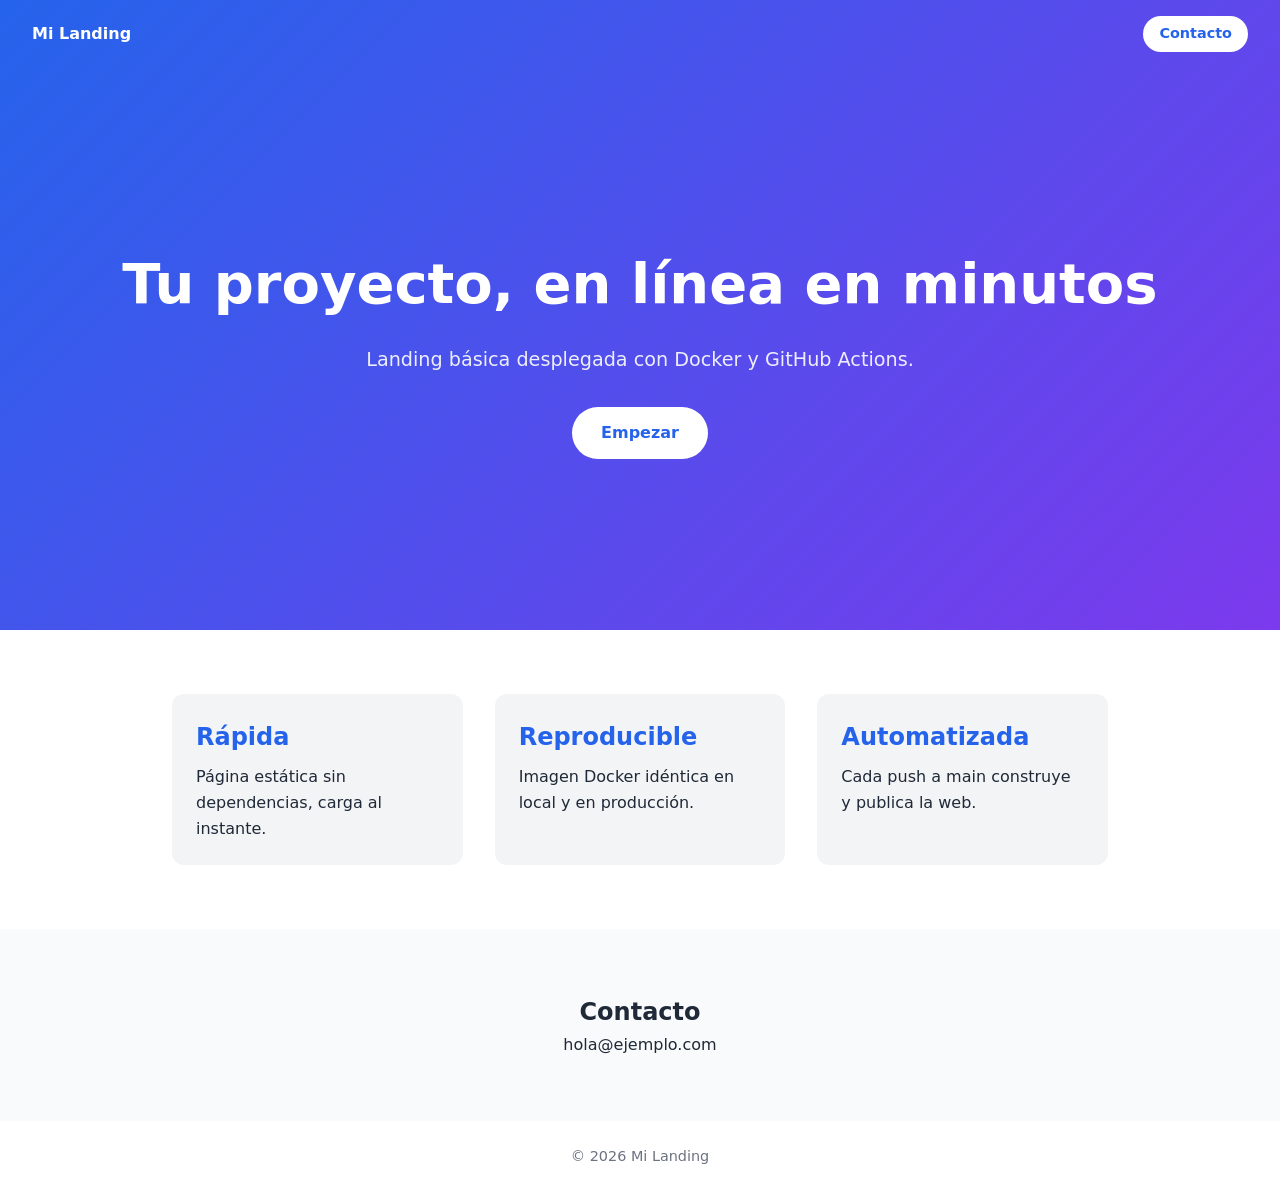
<file: index.html>
<!DOCTYPE html>
<html lang="es">
<head>
  <meta charset="UTF-8">
  <meta name="viewport" content="width=device-width, initial-scale=1.0">
  <title>Mi Landing</title>
  <link rel="stylesheet" href="css/styles.css">
</head>
<body>
  <header class="hero">
    <nav>
      <span class="logo">Mi Landing</span>
      <a href="#contacto" class="btn btn-small">Contacto</a>
    </nav>
    <div class="hero-content">
      <h1>Tu proyecto, en línea en minutos</h1>
      <p>Landing básica desplegada con Docker y GitHub Actions.</p>
      <a href="#contacto" class="btn">Empezar</a>
    </div>
  </header>

  <main>
    <section class="features">
      <article>
        <h2>Rápida</h2>
        <p>Página estática sin dependencias, carga al instante.</p>
      </article>
      <article>
        <h2>Reproducible</h2>
        <p>Imagen Docker idéntica en local y en producción.</p>
      </article>
      <article>
        <h2>Automatizada</h2>
        <p>Cada push a main construye y publica la web.</p>
      </article>
    </section>

    <section id="contacto" class="contact">
      <h2>Contacto</h2>
      <p>hola@ejemplo.com</p>
    </section>
  </main>

  <footer>
    <p>&copy; 2026 Mi Landing</p>
  </footer>
</body>
</html>
</file>
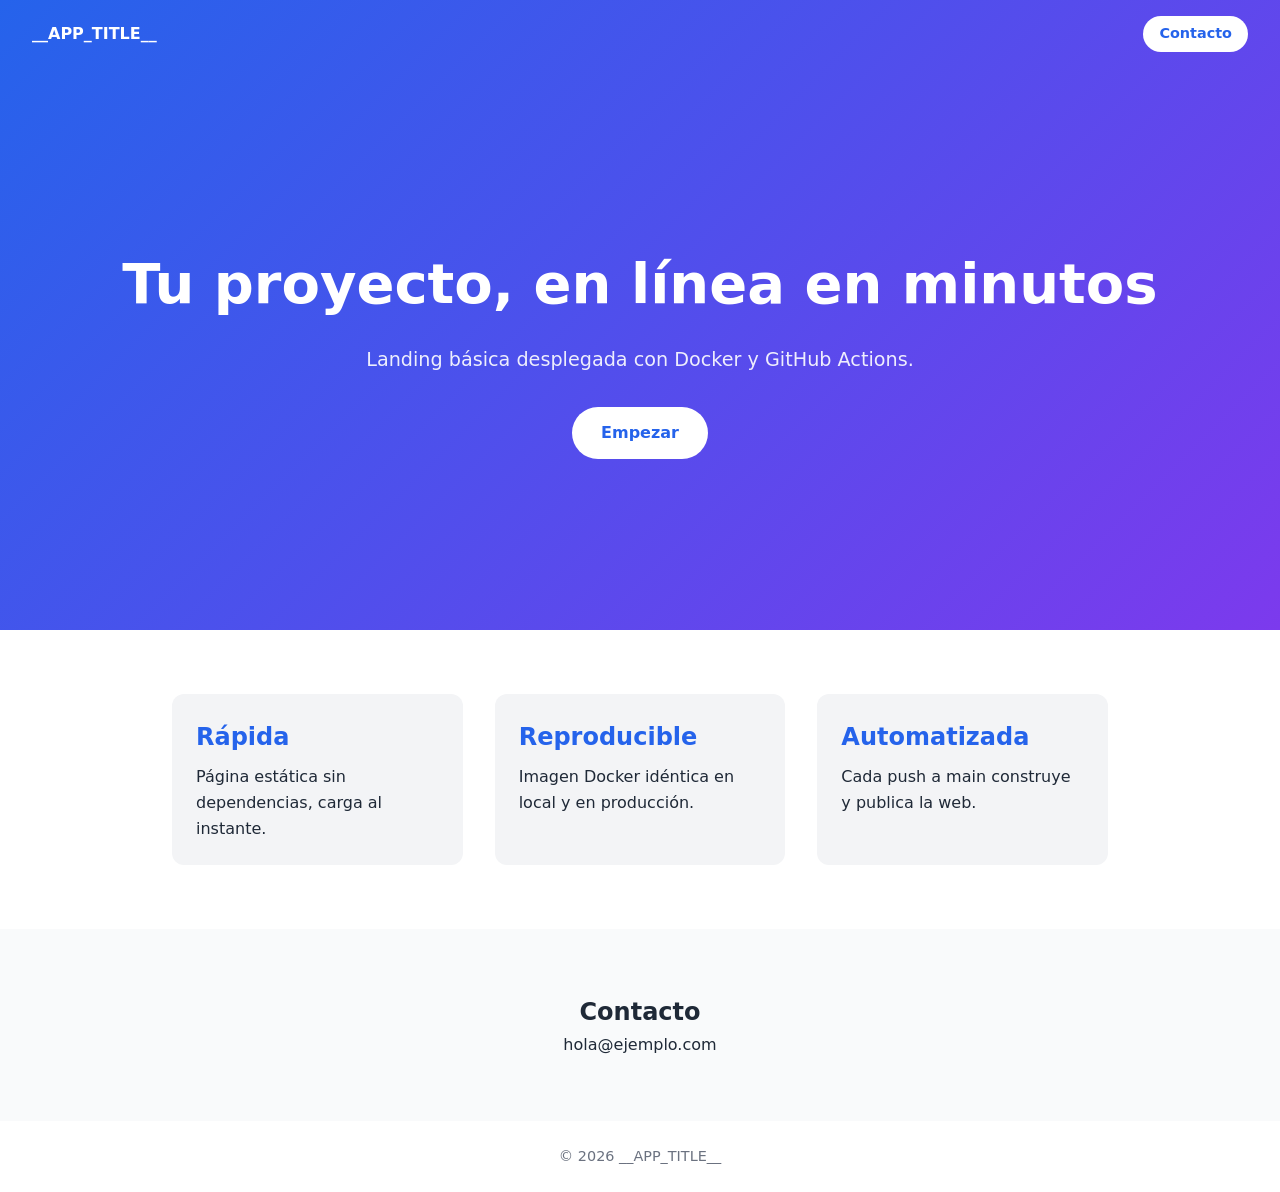
<file: site/index.html>
<!DOCTYPE html>
<html lang="es">
<head>
  <meta charset="UTF-8">
  <meta name="viewport" content="width=device-width, initial-scale=1.0">
  <title>__APP_TITLE__</title>
  <link rel="stylesheet" href="css/styles.css">
</head>
<body>
  <header class="hero">
    <nav>
      <span class="logo">__APP_TITLE__</span>
      <a href="#contacto" class="btn btn-small">Contacto</a>
    </nav>
    <div class="hero-content">
      <h1>Tu proyecto, en línea en minutos</h1>
      <p>Landing básica desplegada con Docker y GitHub Actions.</p>
      <a href="#contacto" class="btn">Empezar</a>
    </div>
  </header>

  <main>
    <section class="features">
      <article>
        <h2>Rápida</h2>
        <p>Página estática sin dependencias, carga al instante.</p>
      </article>
      <article>
        <h2>Reproducible</h2>
        <p>Imagen Docker idéntica en local y en producción.</p>
      </article>
      <article>
        <h2>Automatizada</h2>
        <p>Cada push a main construye y publica la web.</p>
      </article>
    </section>

    <section id="contacto" class="contact">
      <h2>Contacto</h2>
      <p>hola@ejemplo.com</p>
    </section>
  </main>

  <footer>
    <p>&copy; 2026 __APP_TITLE__</p>
  </footer>
</body>
</html>
</file>
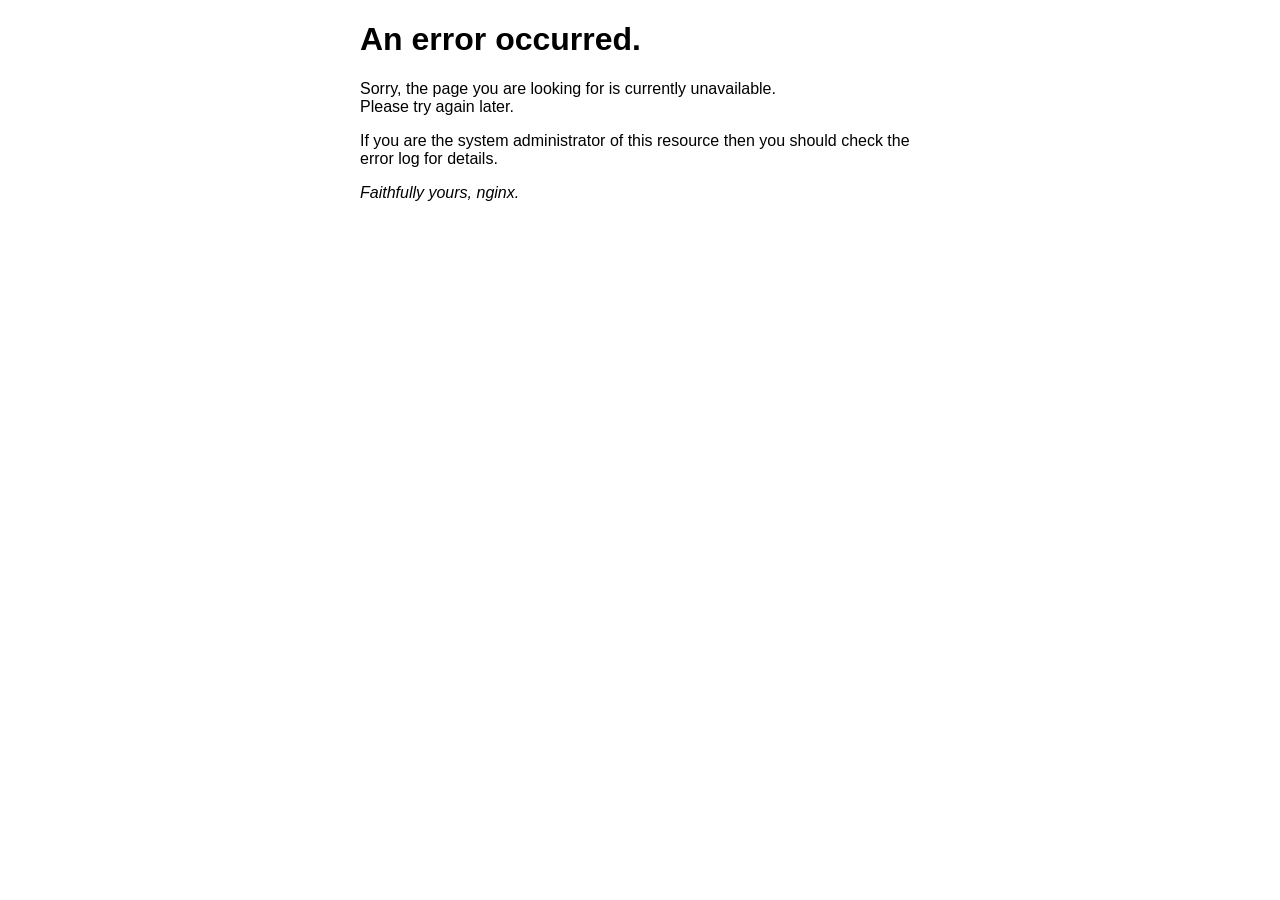
<file: 50x.html>
<!DOCTYPE html>
<html>
<head>
<title>Error</title>
<style>
html { color-scheme: light dark; }
body { width: 35em; margin: 0 auto;
font-family: Tahoma, Verdana, Arial, sans-serif; }
</style>
</head>
<body>
<h1>An error occurred.</h1>
<p>Sorry, the page you are looking for is currently unavailable.<br/>
Please try again later.</p>
<p>If you are the system administrator of this resource then you should check
the error log for details.</p>
<p><em>Faithfully yours, nginx.</em></p>
</body>
</html>
</file>
<file: css/styles.css>
* {
  box-sizing: border-box;
  margin: 0;
  padding: 0;
}

body {
  font-family: system-ui, -apple-system, "Segoe UI", Roboto, sans-serif;
  color: #1f2937;
  line-height: 1.6;
}

nav {
  display: flex;
  justify-content: space-between;
  align-items: center;
  padding: 1rem 2rem;
}

.logo {
  font-weight: 700;
  color: #fff;
}

.hero {
  background: linear-gradient(135deg, #2563eb, #7c3aed);
  color: #fff;
  min-height: 70vh;
  display: flex;
  flex-direction: column;
}

.hero-content {
  flex: 1;
  display: flex;
  flex-direction: column;
  justify-content: center;
  align-items: center;
  text-align: center;
  padding: 2rem;
}

.hero h1 {
  font-size: clamp(2rem, 5vw, 3.5rem);
  margin-bottom: 1rem;
}

.hero p {
  font-size: 1.2rem;
  margin-bottom: 2rem;
  opacity: 0.9;
}

.btn {
  display: inline-block;
  padding: 0.8rem 1.8rem;
  background: #fff;
  color: #2563eb;
  border-radius: 999px;
  text-decoration: none;
  font-weight: 600;
  transition: transform 0.2s;
}

.btn:hover {
  transform: translateY(-2px);
}

.btn-small {
  padding: 0.4rem 1rem;
  font-size: 0.9rem;
}

.features {
  display: grid;
  grid-template-columns: repeat(auto-fit, minmax(220px, 1fr));
  gap: 2rem;
  padding: 4rem 2rem;
  max-width: 1000px;
  margin: 0 auto;
}

.features article {
  padding: 1.5rem;
  border-radius: 12px;
  background: #f3f4f6;
}

.features h2 {
  margin-bottom: 0.5rem;
  color: #2563eb;
}

.contact {
  text-align: center;
  padding: 4rem 2rem;
  background: #f9fafb;
}

footer {
  text-align: center;
  padding: 1.5rem;
  color: #6b7280;
  font-size: 0.9rem;
}
</file>
<file: site/css/styles.css>
* {
  box-sizing: border-box;
  margin: 0;
  padding: 0;
}

body {
  font-family: system-ui, -apple-system, "Segoe UI", Roboto, sans-serif;
  color: #1f2937;
  line-height: 1.6;
}

nav {
  display: flex;
  justify-content: space-between;
  align-items: center;
  padding: 1rem 2rem;
}

.logo {
  font-weight: 700;
  color: #fff;
}

.hero {
  background: linear-gradient(135deg, #2563eb, #7c3aed);
  color: #fff;
  min-height: 70vh;
  display: flex;
  flex-direction: column;
}

.hero-content {
  flex: 1;
  display: flex;
  flex-direction: column;
  justify-content: center;
  align-items: center;
  text-align: center;
  padding: 2rem;
}

.hero h1 {
  font-size: clamp(2rem, 5vw, 3.5rem);
  margin-bottom: 1rem;
}

.hero p {
  font-size: 1.2rem;
  margin-bottom: 2rem;
  opacity: 0.9;
}

.btn {
  display: inline-block;
  padding: 0.8rem 1.8rem;
  background: #fff;
  color: #2563eb;
  border-radius: 999px;
  text-decoration: none;
  font-weight: 600;
  transition: transform 0.2s;
}

.btn:hover {
  transform: translateY(-2px);
}

.btn-small {
  padding: 0.4rem 1rem;
  font-size: 0.9rem;
}

.features {
  display: grid;
  grid-template-columns: repeat(auto-fit, minmax(220px, 1fr));
  gap: 2rem;
  padding: 4rem 2rem;
  max-width: 1000px;
  margin: 0 auto;
}

.features article {
  padding: 1.5rem;
  border-radius: 12px;
  background: #f3f4f6;
}

.features h2 {
  margin-bottom: 0.5rem;
  color: #2563eb;
}

.contact {
  text-align: center;
  padding: 4rem 2rem;
  background: #f9fafb;
}

footer {
  text-align: center;
  padding: 1.5rem;
  color: #6b7280;
  font-size: 0.9rem;
}
</file>
